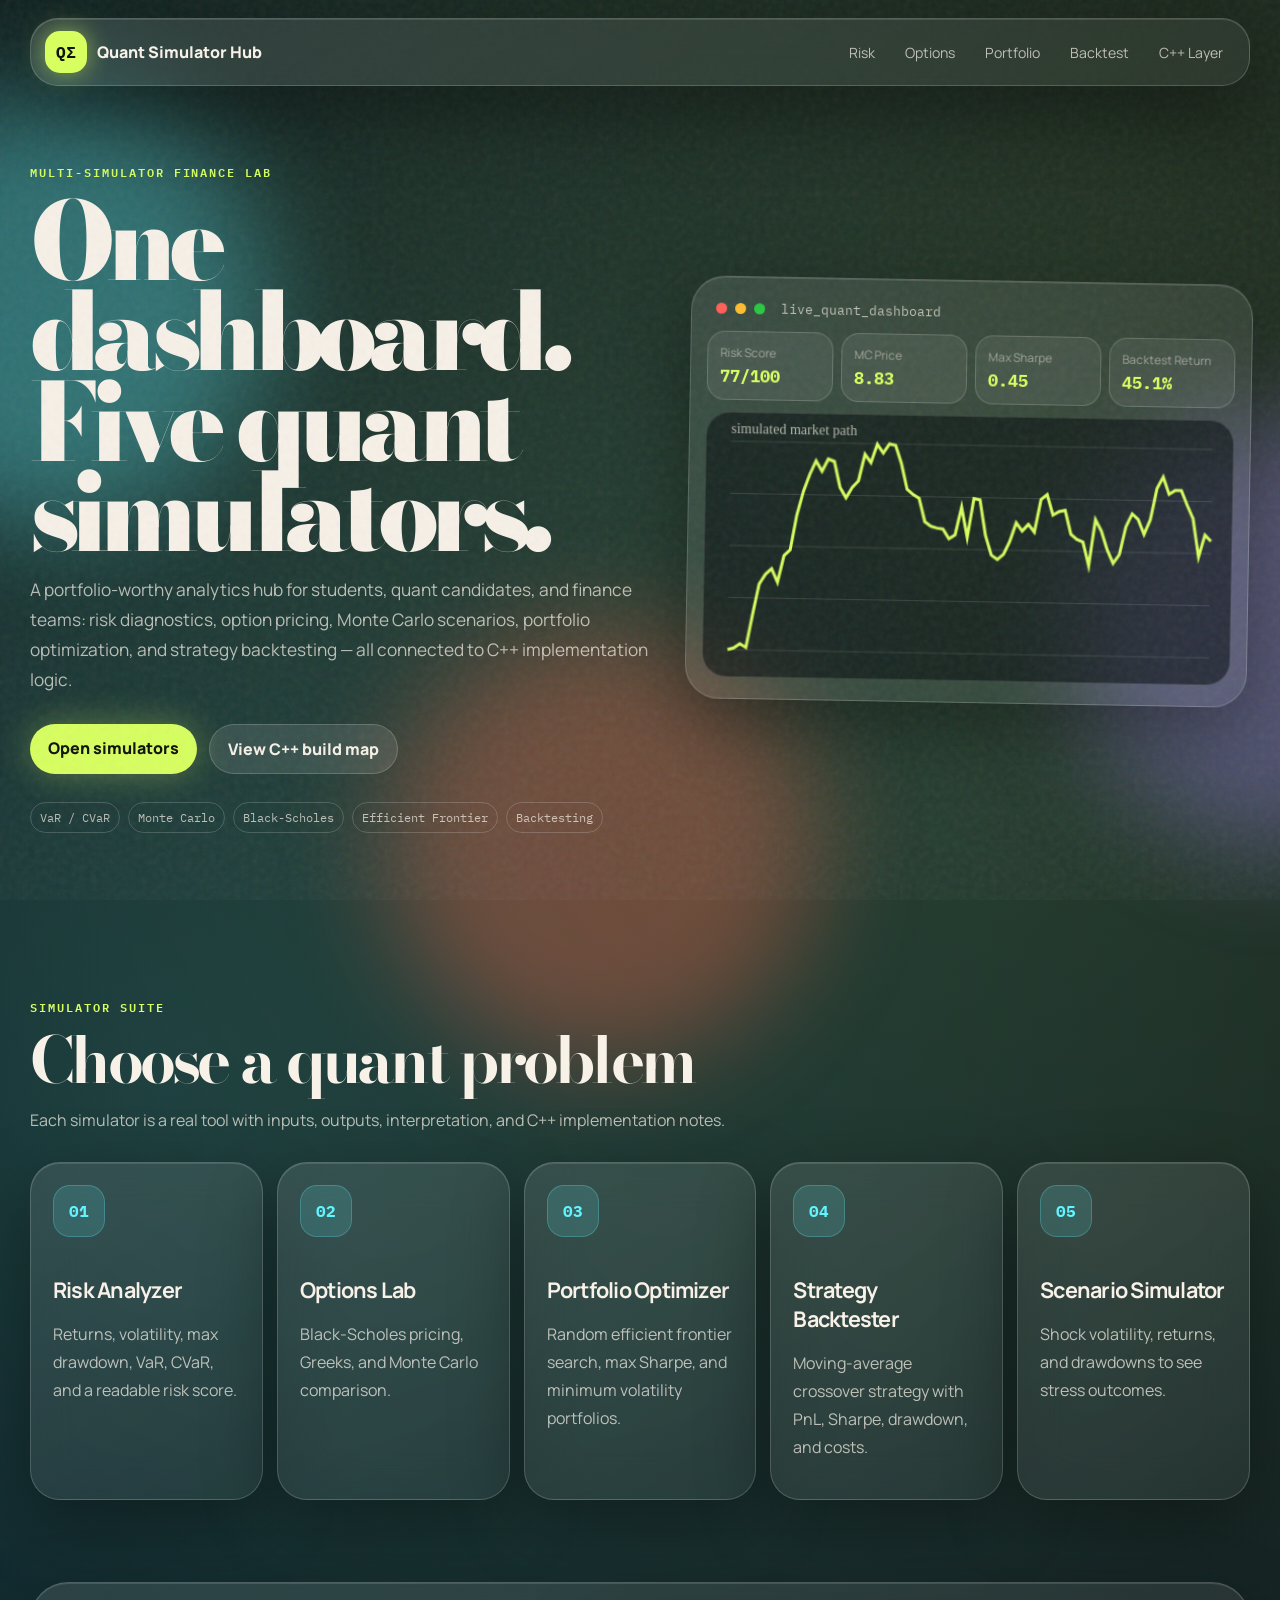
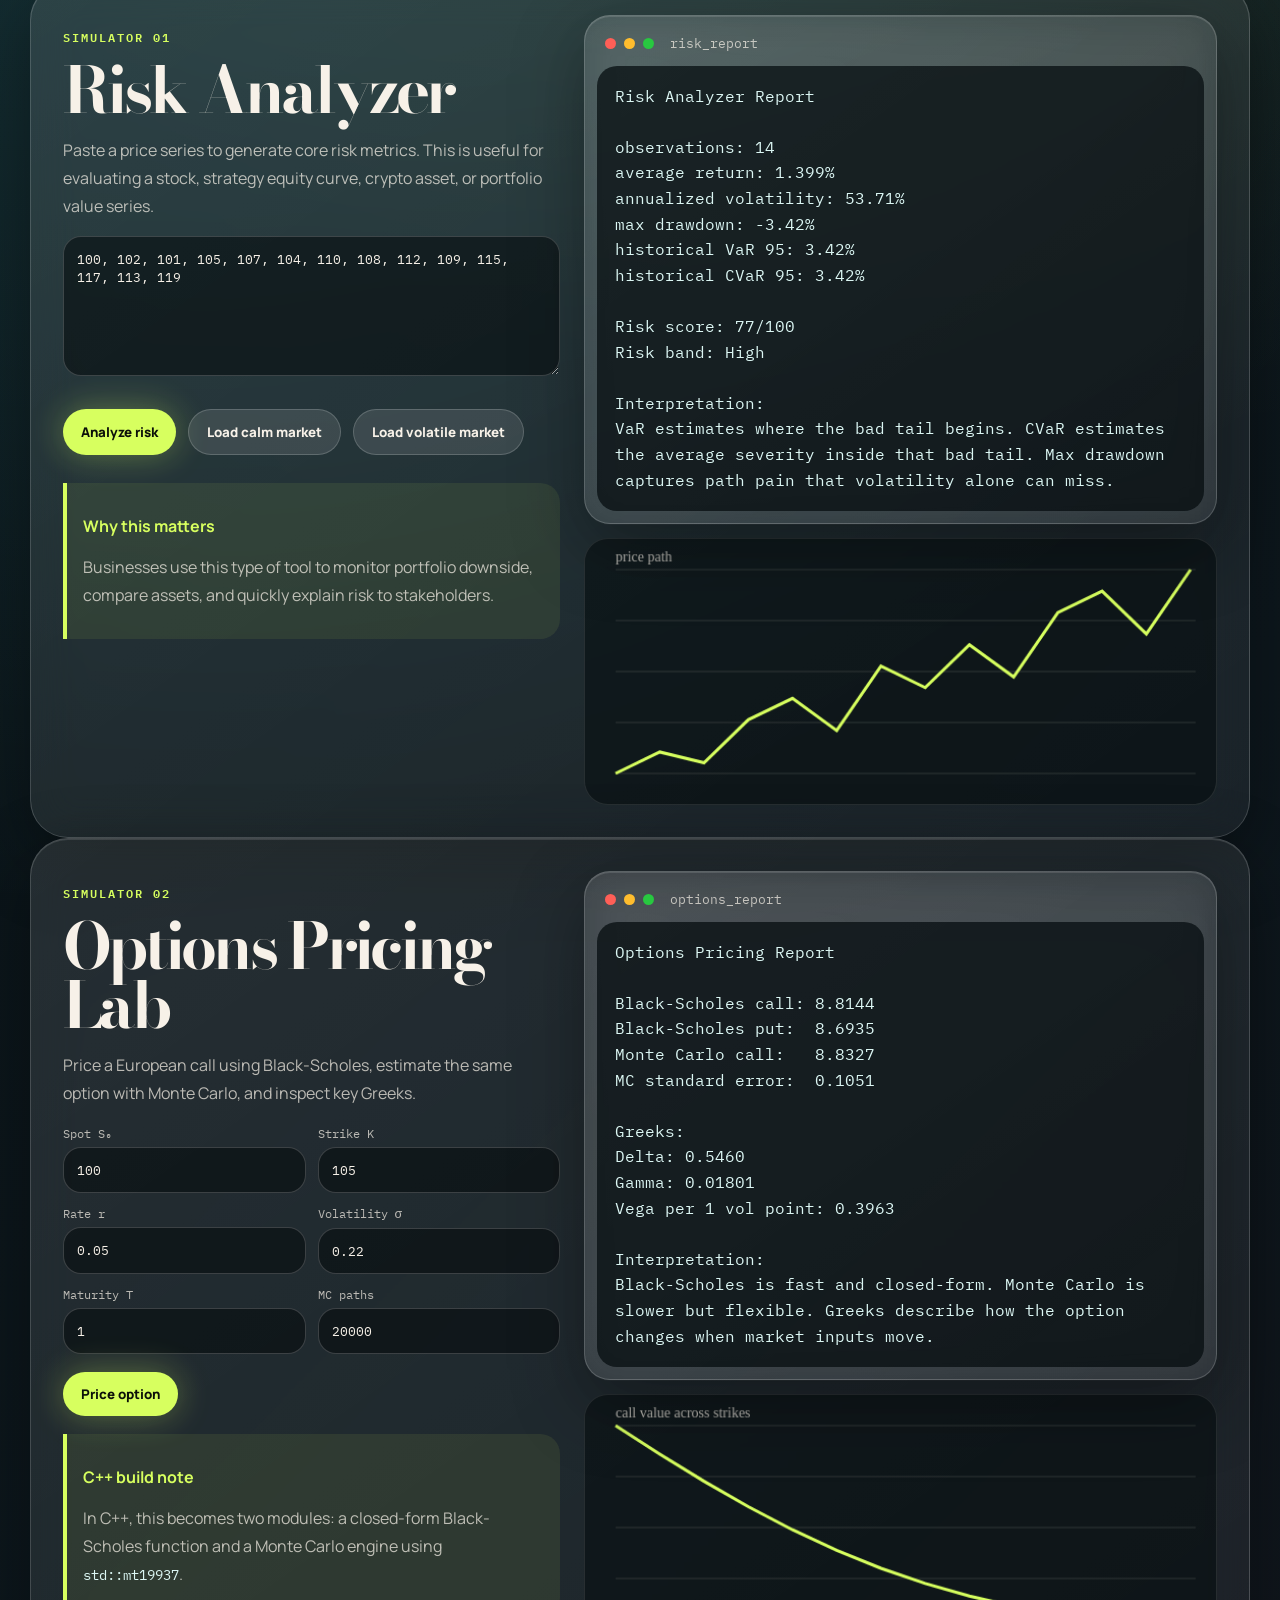
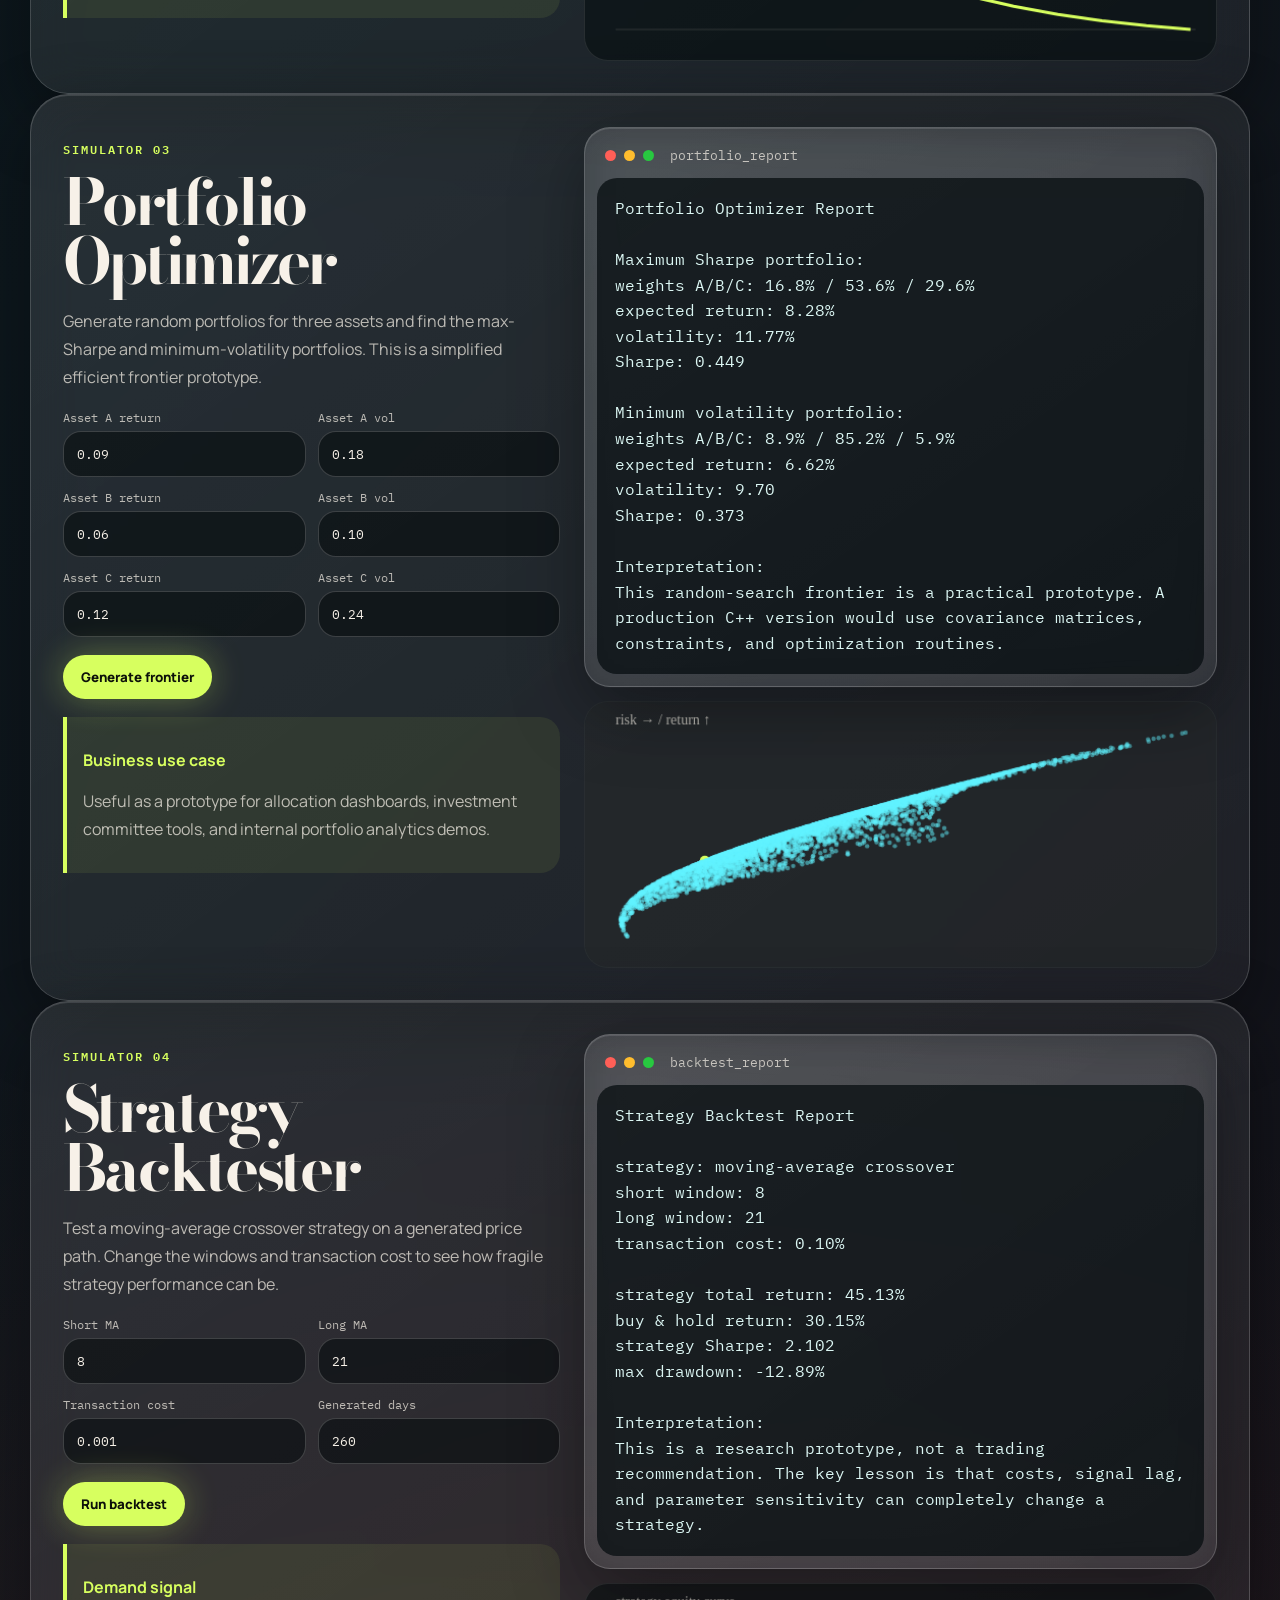
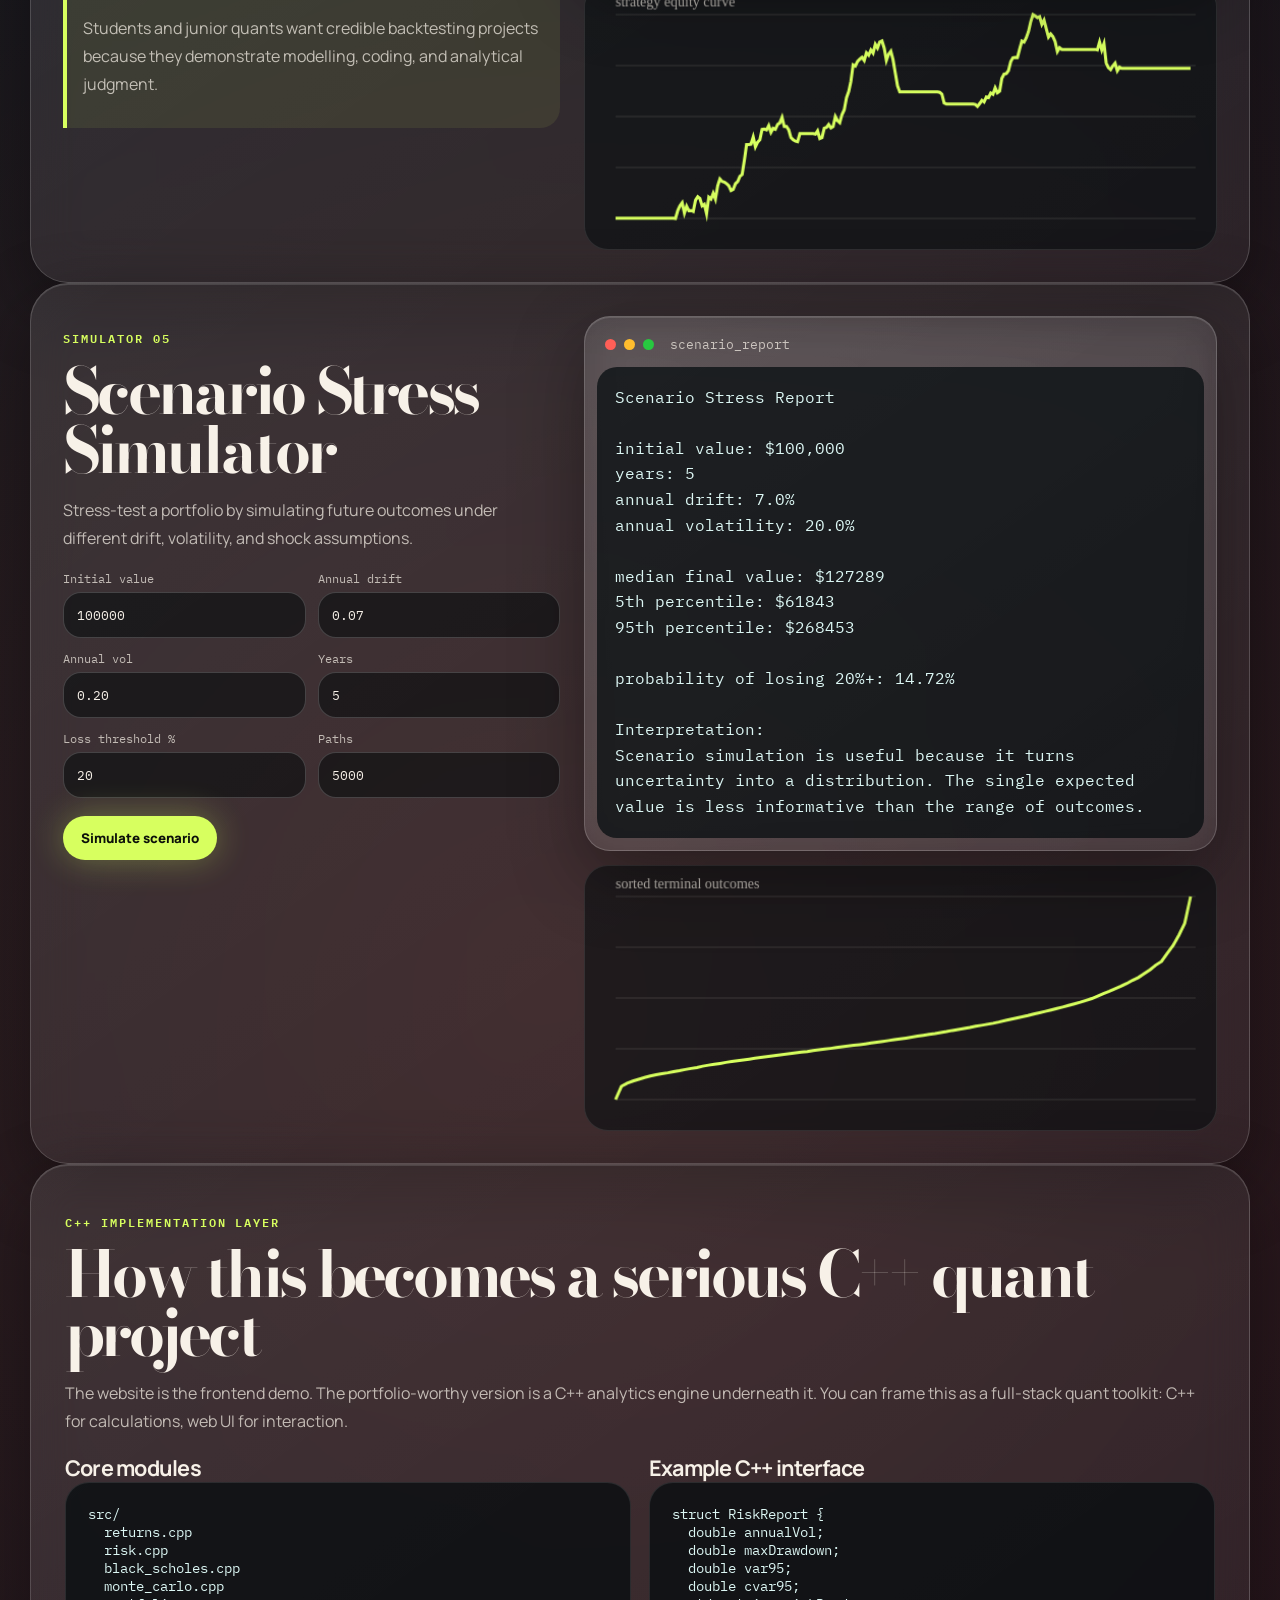
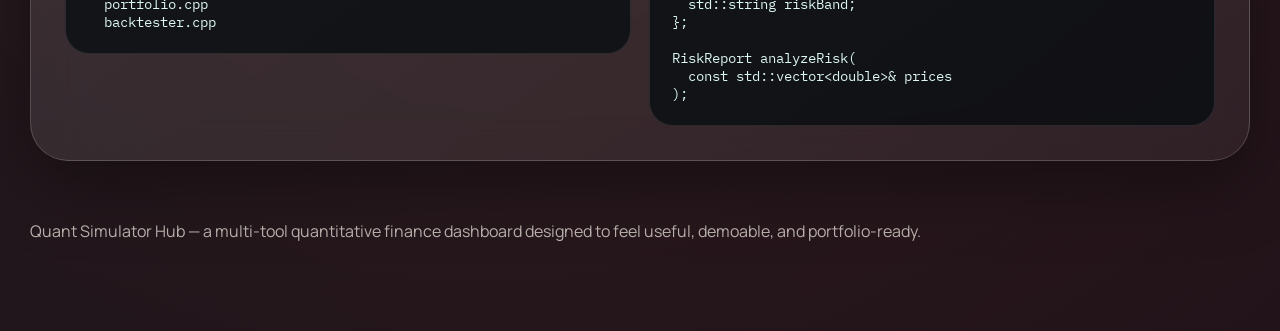
<file: index.html>
<!DOCTYPE html>
<html lang="en">
<head>
  <meta charset="UTF-8" />
  <meta name="viewport" content="width=device-width, initial-scale=1.0" />
  <title>Quant Simulator Hub | C++ Inspired Finance Lab</title>
  <meta name="description" content="A multi-simulator quantitative finance dashboard with risk analytics, Monte Carlo pricing, portfolio optimization, backtesting, and C++ implementation notes." />
  <link rel="preconnect" href="https://fonts.googleapis.com">
  <link rel="preconnect" href="https://fonts.gstatic.com" crossorigin>
  <link href="https://fonts.googleapis.com/css2?family=Bodoni+Moda:wght@600;800;900&family=IBM+Plex+Mono:wght@400;500;600&family=Manrope:wght@400;500;700;800&display=swap" rel="stylesheet">
  <link rel="stylesheet" href="styles.css" />
</head>

<body>
  <div class="noise"></div>
  <div class="orb orb-a"></div>
  <div class="orb orb-b"></div>
  <div class="orb orb-c"></div>

  <nav class="nav glass">
    <a class="brand" href="#top"><span class="brand-mark">QΣ</span><span>Quant Simulator Hub</span></a>
    <div class="nav-links">
      <a href="#risk">Risk</a>
      <a href="#options">Options</a>
      <a href="#portfolio">Portfolio</a>
      <a href="#backtest">Backtest</a>
      <a href="#learn">C++ Layer</a>
    </div>
  </nav>

  <header id="top" class="hero">
    <section>
      <p class="eyebrow">Multi-simulator finance lab</p>
      <h1>One dashboard. Five quant simulators.</h1>
      <p class="hero-text">
        A portfolio-worthy analytics hub for students, quant candidates, and finance teams:
        risk diagnostics, option pricing, Monte Carlo scenarios, portfolio optimization, and strategy backtesting —
        all connected to C++ implementation logic.
      </p>
      <div class="hero-actions">
        <a class="btn primary" href="#simulators">Open simulators</a>
        <a class="btn secondary" href="#learn">View C++ build map</a>
      </div>
      <div class="signal-row">
        <span>VaR / CVaR</span>
        <span>Monte Carlo</span>
        <span>Black-Scholes</span>
        <span>Efficient Frontier</span>
        <span>Backtesting</span>
      </div>
    </section>

    <section class="hero-panel glass">
      <div class="panel-top">
        <span class="dot red"></span><span class="dot amber"></span><span class="dot green"></span>
        <span class="terminal-title">live_quant_dashboard</span>
      </div>
      <div class="hero-metrics">
        <div><span>Risk Score</span><strong id="heroRisk">—</strong></div>
        <div><span>MC Price</span><strong id="heroMc">—</strong></div>
        <div><span>Max Sharpe</span><strong id="heroSharpe">—</strong></div>
        <div><span>Backtest Return</span><strong id="heroReturn">—</strong></div>
      </div>
      <canvas id="heroCanvas" width="520" height="260"></canvas>
    </section>
  </header>

  <main id="simulators">
    <section class="section">
      <div class="section-heading">
        <p class="eyebrow">Simulator suite</p>
        <h2>Choose a quant problem</h2>
        <p>Each simulator is a real tool with inputs, outputs, interpretation, and C++ implementation notes.</p>
      </div>

      <div class="tool-grid">
        <a class="tool-card glass" href="#risk">
          <span class="card-num">01</span>
          <h3>Risk Analyzer</h3>
          <p>Returns, volatility, max drawdown, VaR, CVaR, and a readable risk score.</p>
        </a>
        <a class="tool-card glass" href="#options">
          <span class="card-num">02</span>
          <h3>Options Lab</h3>
          <p>Black-Scholes pricing, Greeks, and Monte Carlo comparison.</p>
        </a>
        <a class="tool-card glass" href="#portfolio">
          <span class="card-num">03</span>
          <h3>Portfolio Optimizer</h3>
          <p>Random efficient frontier search, max Sharpe, and minimum volatility portfolios.</p>
        </a>
        <a class="tool-card glass" href="#backtest">
          <span class="card-num">04</span>
          <h3>Strategy Backtester</h3>
          <p>Moving-average crossover strategy with PnL, Sharpe, drawdown, and costs.</p>
        </a>
        <a class="tool-card glass" href="#scenario">
          <span class="card-num">05</span>
          <h3>Scenario Simulator</h3>
          <p>Shock volatility, returns, and drawdowns to see stress outcomes.</p>
        </a>
      </div>
    </section>

    <section id="risk" class="section simulator glass">
      <div class="sim-copy">
        <p class="eyebrow">Simulator 01</p>
        <h2>Risk Analyzer</h2>
        <p>
          Paste a price series to generate core risk metrics. This is useful for evaluating a stock,
          strategy equity curve, crypto asset, or portfolio value series.
        </p>
        <textarea id="riskPrices">100, 102, 101, 105, 107, 104, 110, 108, 112, 109, 115, 117, 113, 119</textarea>
        <div class="hero-actions">
          <button class="btn primary" id="runRisk">Analyze risk</button>
          <button class="btn secondary" data-load="calm">Load calm market</button>
          <button class="btn secondary" data-load="volatile">Load volatile market</button>
        </div>
        <div class="learn-box">
          <h4>Why this matters</h4>
          <p>Businesses use this type of tool to monitor portfolio downside, compare assets, and quickly explain risk to stakeholders.</p>
        </div>
      </div>
      <div class="sim-output">
        <div class="terminal glass"><div class="panel-top"><span class="dot red"></span><span class="dot amber"></span><span class="dot green"></span><span class="terminal-title">risk_report</span></div><div id="riskOutput" class="output"></div></div>
        <canvas id="riskChart" width="620" height="260"></canvas>
      </div>
    </section>

    <section id="options" class="section simulator glass">
      <div class="sim-copy">
        <p class="eyebrow">Simulator 02</p>
        <h2>Options Pricing Lab</h2>
        <p>
          Price a European call using Black-Scholes, estimate the same option with Monte Carlo,
          and inspect key Greeks.
        </p>
        <div class="controls">
          <label>Spot S₀ <input id="optSpot" type="number" value="100"></label>
          <label>Strike K <input id="optStrike" type="number" value="105"></label>
          <label>Rate r <input id="optRate" type="number" value="0.05" step="0.01"></label>
          <label>Volatility σ <input id="optVol" type="number" value="0.22" step="0.01"></label>
          <label>Maturity T <input id="optTime" type="number" value="1" step="0.25"></label>
          <label>MC paths <input id="optPaths" type="number" value="20000" step="1000"></label>
        </div>
        <button class="btn primary" id="runOptions">Price option</button>
        <div class="learn-box">
          <h4>C++ build note</h4>
          <p>In C++, this becomes two modules: a closed-form Black-Scholes function and a Monte Carlo engine using <code>std::mt19937</code>.</p>
        </div>
      </div>
      <div class="sim-output">
        <div class="terminal glass"><div class="panel-top"><span class="dot red"></span><span class="dot amber"></span><span class="dot green"></span><span class="terminal-title">options_report</span></div><div id="optionsOutput" class="output"></div></div>
        <canvas id="optionsChart" width="620" height="260"></canvas>
      </div>
    </section>

    <section id="portfolio" class="section simulator glass">
      <div class="sim-copy">
        <p class="eyebrow">Simulator 03</p>
        <h2>Portfolio Optimizer</h2>
        <p>
          Generate random portfolios for three assets and find the max-Sharpe and minimum-volatility portfolios.
          This is a simplified efficient frontier prototype.
        </p>
        <div class="controls">
          <label>Asset A return <input id="retA" type="number" value="0.09" step="0.01"></label>
          <label>Asset A vol <input id="volA" type="number" value="0.18" step="0.01"></label>
          <label>Asset B return <input id="retB" type="number" value="0.06" step="0.01"></label>
          <label>Asset B vol <input id="volB" type="number" value="0.10" step="0.01"></label>
          <label>Asset C return <input id="retC" type="number" value="0.12" step="0.01"></label>
          <label>Asset C vol <input id="volC" type="number" value="0.24" step="0.01"></label>
        </div>
        <button class="btn primary" id="runPortfolio">Generate frontier</button>
        <div class="learn-box">
          <h4>Business use case</h4>
          <p>Useful as a prototype for allocation dashboards, investment committee tools, and internal portfolio analytics demos.</p>
        </div>
      </div>
      <div class="sim-output">
        <div class="terminal glass"><div class="panel-top"><span class="dot red"></span><span class="dot amber"></span><span class="dot green"></span><span class="terminal-title">portfolio_report</span></div><div id="portfolioOutput" class="output"></div></div>
        <canvas id="frontierChart" width="620" height="260"></canvas>
      </div>
    </section>

    <section id="backtest" class="section simulator glass">
      <div class="sim-copy">
        <p class="eyebrow">Simulator 04</p>
        <h2>Strategy Backtester</h2>
        <p>
          Test a moving-average crossover strategy on a generated price path.
          Change the windows and transaction cost to see how fragile strategy performance can be.
        </p>
        <div class="controls">
          <label>Short MA <input id="shortMa" type="number" value="8"></label>
          <label>Long MA <input id="longMa" type="number" value="21"></label>
          <label>Transaction cost <input id="cost" type="number" value="0.001" step="0.0005"></label>
          <label>Generated days <input id="days" type="number" value="260" step="20"></label>
        </div>
        <button class="btn primary" id="runBacktest">Run backtest</button>
        <div class="learn-box">
          <h4>Demand signal</h4>
          <p>Students and junior quants want credible backtesting projects because they demonstrate modelling, coding, and analytical judgment.</p>
        </div>
      </div>
      <div class="sim-output">
        <div class="terminal glass"><div class="panel-top"><span class="dot red"></span><span class="dot amber"></span><span class="dot green"></span><span class="terminal-title">backtest_report</span></div><div id="backtestOutput" class="output"></div></div>
        <canvas id="backtestChart" width="620" height="260"></canvas>
      </div>
    </section>

    <section id="scenario" class="section simulator glass">
      <div class="sim-copy">
        <p class="eyebrow">Simulator 05</p>
        <h2>Scenario Stress Simulator</h2>
        <p>
          Stress-test a portfolio by simulating future outcomes under different drift, volatility,
          and shock assumptions.
        </p>
        <div class="controls">
          <label>Initial value <input id="scInitial" type="number" value="100000"></label>
          <label>Annual drift <input id="scDrift" type="number" value="0.07" step="0.01"></label>
          <label>Annual vol <input id="scVol" type="number" value="0.20" step="0.01"></label>
          <label>Years <input id="scYears" type="number" value="5" step="1"></label>
          <label>Loss threshold % <input id="scLoss" type="number" value="20"></label>
          <label>Paths <input id="scPaths" type="number" value="5000" step="1000"></label>
        </div>
        <button class="btn primary" id="runScenario">Simulate scenario</button>
      </div>
      <div class="sim-output">
        <div class="terminal glass"><div class="panel-top"><span class="dot red"></span><span class="dot amber"></span><span class="dot green"></span><span class="terminal-title">scenario_report</span></div><div id="scenarioOutput" class="output"></div></div>
        <canvas id="scenarioChart" width="620" height="260"></canvas>
      </div>
    </section>

    <section id="learn" class="section learning glass">
      <div>
        <p class="eyebrow">C++ implementation layer</p>
        <h2>How this becomes a serious C++ quant project</h2>
        <p>
          The website is the frontend demo. The portfolio-worthy version is a C++ analytics engine underneath it.
          You can frame this as a full-stack quant toolkit: C++ for calculations, web UI for interaction.
        </p>
      </div>
      <div class="code-grid">
        <article>
          <h3>Core modules</h3>
          <pre><code>src/
  returns.cpp
  risk.cpp
  black_scholes.cpp
  monte_carlo.cpp
  portfolio.cpp
  backtester.cpp</code></pre>
        </article>
        <article>
          <h3>Example C++ interface</h3>
          <pre><code>struct RiskReport {
  double annualVol;
  double maxDrawdown;
  double var95;
  double cvar95;
  std::string riskBand;
};

RiskReport analyzeRisk(
  const std::vector&lt;double&gt;& prices
);</code></pre>
        </article>
      </div>
    </section>
  </main>

  <footer>
    <p>Quant Simulator Hub — a multi-tool quantitative finance dashboard designed to feel useful, demoable, and portfolio-ready.</p>
  </footer>

  <script src="script.js"></script>
</body>
</html>
</file>
<file: styles.css>
@keyframes float { 0%,100%{transform:translate3d(0,0,0) scale(1)} 50%{transform:translate3d(22px,-26px,0) scale(1.05)} }
@keyframes reveal { from{opacity:0;transform:translateY(18px)} to{opacity:1;transform:translateY(0)} }

:root{
  --ink:#f7f1e8; --muted:rgba(247,241,232,.72); --dim:rgba(247,241,232,.52);
  --night:#071113; --panel:rgba(255,255,255,.11); --panel2:rgba(255,255,255,.055);
  --line:rgba(255,255,255,.18); --acid:#d7ff5f; --aqua:#62f4ff; --coral:#ff6b4a;
  --violet:#a98cff; --gold:#ffd166; --shadow:rgba(0,0,0,.36);
}

*{box-sizing:border-box}
html{scroll-behavior:smooth}
body{
  margin:0;color:var(--ink);font-family:"Manrope",sans-serif;overflow-x:hidden;
  background:
    radial-gradient(circle at 12% 16%, rgba(98,244,255,.17), transparent 25%),
    radial-gradient(circle at 84% 8%, rgba(215,255,95,.14), transparent 24%),
    radial-gradient(circle at 42% 86%, rgba(255,107,74,.13), transparent 28%),
    linear-gradient(135deg,#071113 0%,#0d171d 44%,#1a1018 100%);
}
.noise{pointer-events:none;position:fixed;inset:0;opacity:.075;z-index:4;background-image:url("data:image/svg+xml,%3Csvg viewBox='0 0 160 160' xmlns='http://www.w3.org/2000/svg'%3E%3Cfilter id='n'%3E%3CfeTurbulence type='fractalNoise' baseFrequency='.9' numOctaves='4' stitchTiles='stitch'/%3E%3C/filter%3E%3Crect width='100%25' height='100%25' filter='url(%23n)'/%3E%3C/svg%3E")}
.orb{position:fixed;width:34vw;height:34vw;border-radius:999px;filter:blur(54px);opacity:.34;animation:float 13s ease-in-out infinite;z-index:-1}
.orb-a{background:var(--aqua);top:10%;left:-13%}.orb-b{background:var(--violet);top:46%;right:-18%;animation-delay:-4s}.orb-c{background:var(--coral);bottom:-18%;left:30%;animation-delay:-8s}
.glass{background:linear-gradient(145deg,var(--panel),var(--panel2));border:1px solid var(--line);box-shadow:0 24px 70px var(--shadow), inset 0 1px 0 rgba(255,255,255,.12);backdrop-filter:blur(22px);-webkit-backdrop-filter:blur(22px)}
.nav{position:fixed;z-index:20;top:18px;left:50%;transform:translateX(-50%);width:min(1220px,calc(100% - 28px));display:flex;justify-content:space-between;align-items:center;padding:12px 14px;border-radius:28px}
.brand{display:inline-flex;align-items:center;gap:10px;color:var(--ink);text-decoration:none;font-weight:800}
.brand-mark{display:grid;place-items:center;width:42px;height:42px;border-radius:15px;background:var(--acid);color:#10130b;font-family:"IBM Plex Mono",monospace;box-shadow:0 0 24px rgba(215,255,95,.55)}
.nav-links{display:flex;gap:6px}.nav-links a{color:var(--muted);text-decoration:none;padding:10px 12px;border-radius:999px;font-size:.88rem}.nav-links a:hover{color:var(--ink);background:rgba(255,255,255,.1)}
h1,h2,h3,h4{margin:0}
h1{font-family:"Bodoni Moda",serif;font-weight:900;font-size:clamp(3.8rem,8.4vw,8.4rem);line-height:.84;letter-spacing:-.08em}
h2{font-family:"Bodoni Moda",serif;font-size:clamp(2.4rem,5vw,5.4rem);line-height:.92;letter-spacing:-.058em}
h3{font-size:1.35rem;letter-spacing:-.035em} h4{color:var(--acid);margin:18px 0 8px}
p,li{color:var(--muted);line-height:1.75}.eyebrow{color:var(--acid);font-family:"IBM Plex Mono",monospace;text-transform:uppercase;letter-spacing:.16em;font-size:.77rem;font-weight:600}
.hero{min-height:100vh;width:min(1220px,calc(100% - 32px));margin:0 auto;padding:150px 0 70px;display:grid;grid-template-columns:1fr .9fr;gap:34px;align-items:center;animation:reveal .8s ease both}
.hero-text{max-width:760px;font-size:1.08rem}.hero-actions{display:flex;gap:12px;flex-wrap:wrap;margin:28px 0}.btn{border:0;text-decoration:none;cursor:pointer;font-weight:800;border-radius:999px;padding:13px 18px;font-family:"Manrope",sans-serif}.btn.primary{color:#0c1009;background:var(--acid);box-shadow:0 0 34px rgba(215,255,95,.32)}.btn.secondary{color:var(--ink);background:rgba(255,255,255,.11);border:1px solid var(--line)}
.signal-row{display:flex;gap:8px;flex-wrap:wrap;margin-top:28px}.signal-row span,.pill{font-family:"IBM Plex Mono",monospace;font-size:.74rem;color:var(--muted);border:1px solid var(--line);border-radius:999px;padding:7px 9px}
.hero-panel{border-radius:34px;padding:16px;transform:rotate(1deg)}.panel-top{display:flex;align-items:center;gap:8px;padding:7px 8px 14px}.dot{width:11px;height:11px;border-radius:999px}.red{background:#ff5f57}.amber{background:#ffbd2e}.green{background:#28c840}.terminal-title{margin-left:8px;color:var(--muted);font-family:"IBM Plex Mono",monospace;font-size:.8rem}
.hero-metrics{display:grid;grid-template-columns:repeat(4,1fr);gap:8px;margin-bottom:12px}.hero-metrics div{border:1px solid var(--line);border-radius:18px;padding:12px;background:rgba(255,255,255,.07)}.hero-metrics span{display:block;color:var(--dim);font-size:.74rem}.hero-metrics strong{display:block;color:var(--acid);font-family:"IBM Plex Mono",monospace;font-size:1.05rem;margin-top:4px}
canvas{width:100%;height:auto;border-radius:24px;background:rgba(5,12,14,.55);border:1px solid rgba(255,255,255,.1)}
.section{width:min(1220px,calc(100% - 32px));margin:0 auto;padding:82px 0}.section-heading{max-width:900px;margin-bottom:28px}
.tool-grid{display:grid;grid-template-columns:repeat(5,1fr);gap:14px}.tool-card{display:block;text-decoration:none;color:var(--ink);border-radius:30px;padding:22px;transition:.25s transform}.tool-card:hover{transform:translateY(-7px)}.card-num{display:grid;place-items:center;width:52px;height:52px;border-radius:17px;background:rgba(98,244,255,.14);border:1px solid rgba(98,244,255,.25);color:var(--aqua);font-family:"IBM Plex Mono",monospace;font-weight:700;margin-bottom:38px}
.simulator{border-radius:38px;padding:32px;display:grid;grid-template-columns:.88fr 1.12fr;gap:24px}.sim-output{display:grid;gap:14px}.terminal{border-radius:26px;padding:12px;min-height:280px}.output{font-family:"IBM Plex Mono",monospace;color:#dcf7f4;background:rgba(5,12,14,.72);border-radius:20px;min-height:255px;padding:18px;line-height:1.6;white-space:pre-wrap}
textarea,input{width:100%;border:1px solid var(--line);border-radius:18px;background:rgba(4,10,12,.55);color:var(--ink);padding:13px;font-family:"IBM Plex Mono",monospace;outline:none}textarea{min-height:140px;resize:vertical}
.controls{display:grid;grid-template-columns:repeat(2,1fr);gap:12px;margin:18px 0}.controls label{display:grid;gap:6px;color:var(--muted);font-family:"IBM Plex Mono",monospace;font-size:.78rem}
.learn-box{border-left:4px solid var(--acid);background:rgba(215,255,95,.08);border-radius:0 20px 20px 0;padding:14px 16px;margin-top:18px}
.learning{border-radius:38px;padding:34px}.code-grid{display:grid;grid-template-columns:1fr 1fr;gap:18px;margin-top:18px}pre{margin:0;white-space:pre-wrap;background:rgba(5,12,14,.72);border:1px solid rgba(255,255,255,.1);border-radius:24px;padding:22px;overflow:auto}code{color:#dcf7f4;font-family:"IBM Plex Mono",monospace;font-size:.88rem}
footer{width:min(1220px,calc(100% - 32px));margin:0 auto;padding:40px 0 70px;color:var(--dim)}
@media(max-width:1050px){.nav-links{display:none}.hero,.simulator,.code-grid{grid-template-columns:1fr}.tool-grid{grid-template-columns:1fr}.controls,.hero-metrics{grid-template-columns:1fr 1fr}h1{font-size:clamp(3.3rem,16vw,6rem)}}
</file>
